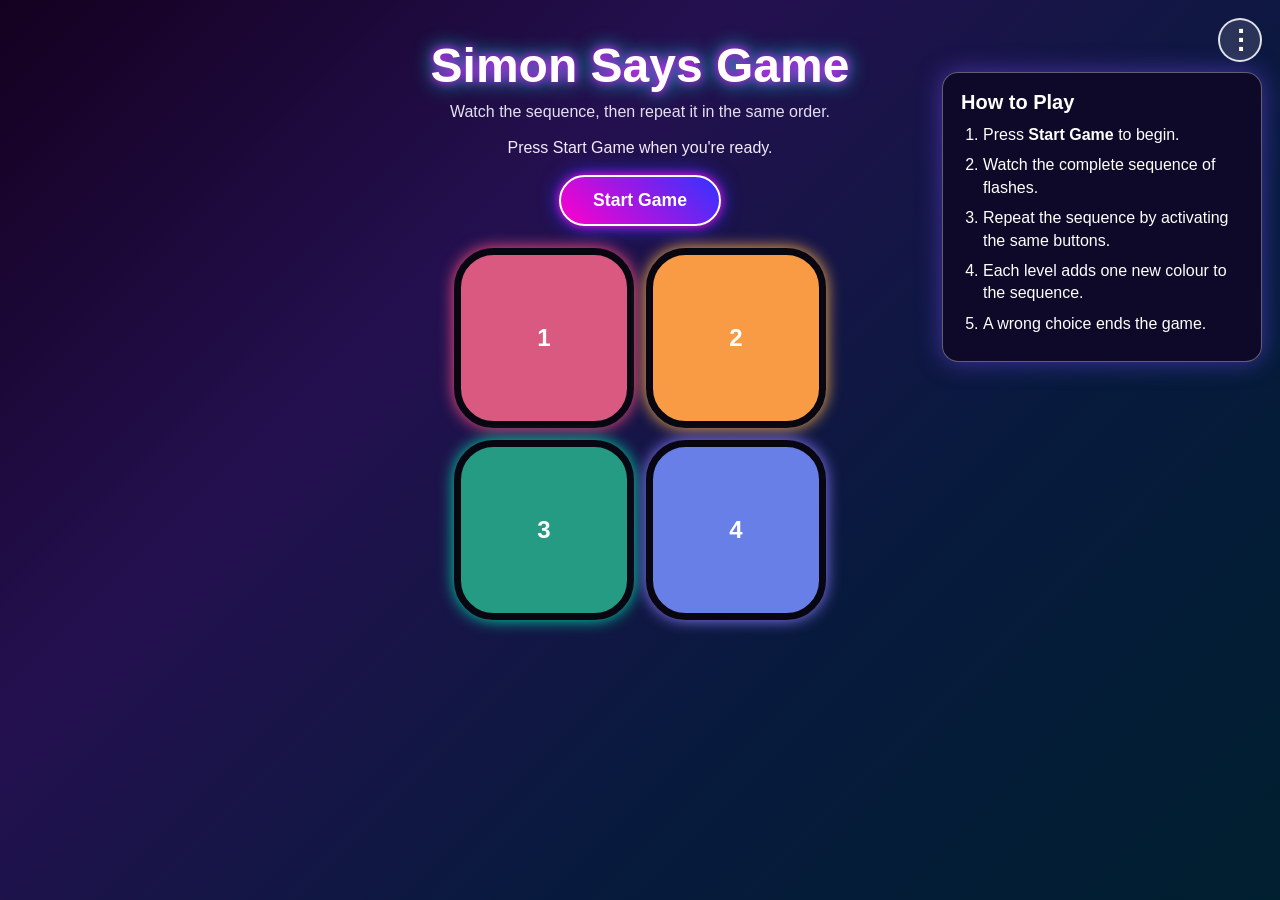
<file: index.html>
<!DOCTYPE html>
<html lang="en">
<head>
    <meta charset="UTF-8">
    <meta name="viewport" content="width=device-width, initial-scale=1.0">
    <meta name="description" content="Aman Kumar's Simon Says memory game. Watch the sequence and repeat it to reach the next level.">
    <title>Simon Says Game | Aman Kumar</title>
    <link rel="stylesheet" href="style2.css">
</head>
<body>
    <main class="game-shell">
        <header class="page-header">
            <h1>Simon Says Game</h1>
            <p class="intro">Watch the sequence, then repeat it in the same order.</p>
        </header>

        <button id="menuBtn" type="button" aria-label="Open game instructions"
                aria-controls="howToPlay" aria-expanded="false">⋮</button>

        <aside class="how-to-play" id="howToPlay" aria-hidden="true">
            <h2>How to Play</h2>
            <ol>
                <li>Press <strong>Start Game</strong> to begin.</li>
                <li>Watch the complete sequence of flashes.</li>
                <li>Repeat the sequence by activating the same buttons.</li>
                <li>Each level adds one new colour to the sequence.</li>
                <li>A wrong choice ends the game.</li>
            </ol>
        </aside>

        <section class="game-controls" aria-label="Game controls">
            <p id="gameStatus" class="game-status" aria-live="polite" aria-atomic="true">
                Press Start Game when you're ready.
            </p>
            <button id="startBtn" type="button">Start Game</button>
        </section>

        <section class="btn-container" aria-label="Simon Says game board">
            <div class="line-one">
                <button class="btn red" type="button" id="red" aria-label="Red game button">1</button>
                <button class="btn yellow" type="button" id="yellow" aria-label="Yellow game button">2</button>
            </div>
            <div class="line-two">
                <button class="btn green" type="button" id="green" aria-label="Green game button">3</button>
                <button class="btn purple" type="button" id="purple" aria-label="Purple game button">4</button>
            </div>
        </section>
    </main>
    <script src="simon.js"></script>
</body>
</html>
</file>
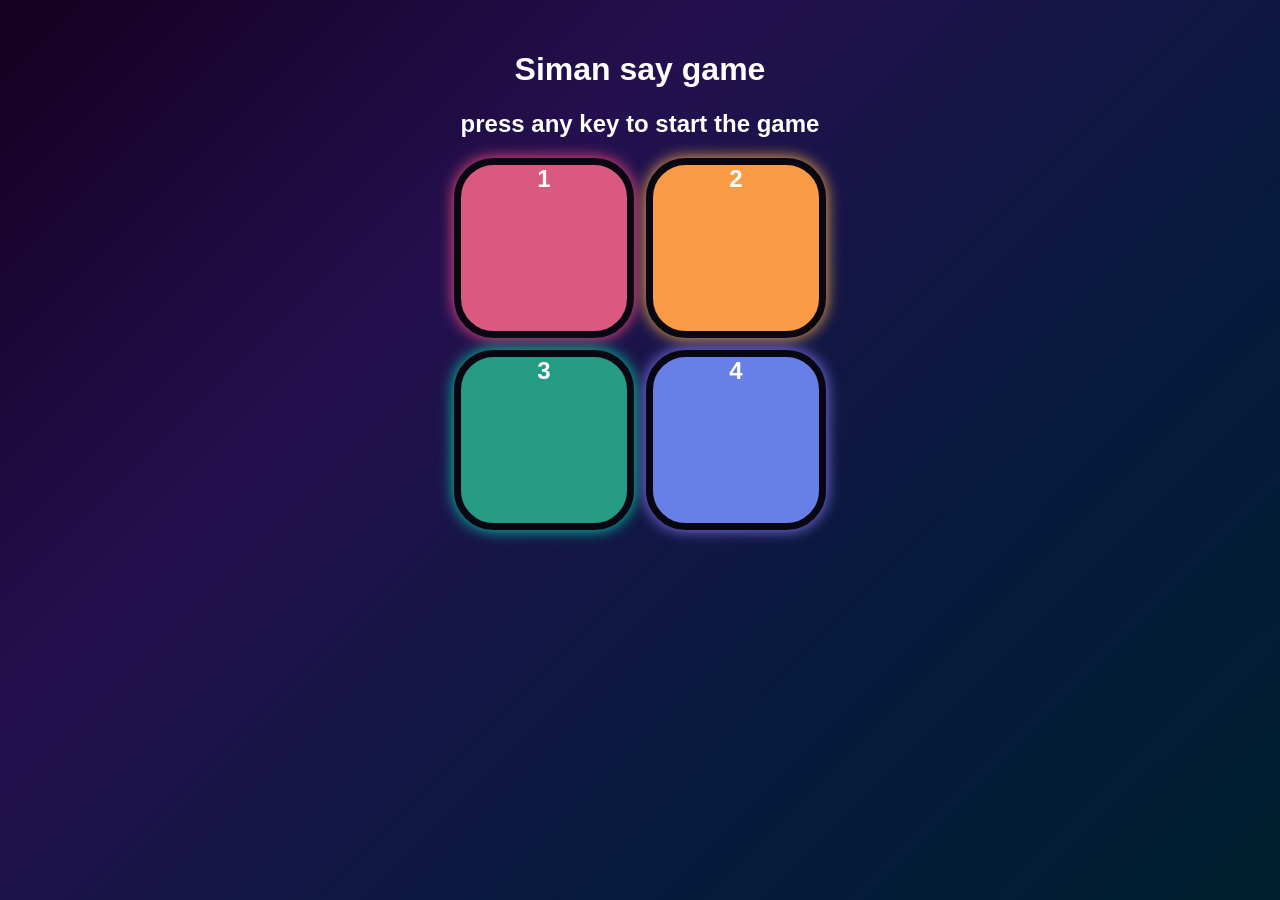
<file: simon.html>
<!DOCTYPE html>
<html lang="en">
<head>
    <meta charset="UTF-8">
    <meta name="viewport" content="width=device-width, initial-scale=1.0">
    <title>Document</title>
    <link rel="stylesheet" href="style2.css">
</head>
<body>
    <h1>Siman say game</h1>
    <h2>press any key to start the game</h2>
    <div class="btn-container">
        <div class="line-one"> 
            <div class="btn red" type=" button" id="red">1</div>
            <div class="btn yellow " type="button" id="yellow">2</div>
        </div>
        <div class="line-two">
            <div class="btn green" id="green">3</div>
            <div class="btn purple" id="purple">4</div>
        </div>
    </div>
    <script src="simon.js"></script>
</body>
</html>
</file>
<file: style2.css>
* {
    box-sizing: border-box;
}

:root {
    color-scheme: dark;
    font-family: Arial, sans-serif;
}

body {
    min-height: 100vh;
    margin: 0;
    padding: 30px 16px;
    background: linear-gradient(135deg, #14001f, #24104f, #071a3d, #001f2f);
    color: #fff;
    text-align: center;
}

.game-shell {
    width: min(100%, 900px);
    margin: 0 auto;
}

.page-header h1 {
    margin: 8px 0 10px;
    font-size: clamp(2rem, 6vw, 3rem);
    text-shadow: 0 0 10px #ff00ff, 0 0 20px #00ffff;
}

.intro {
    margin: 0 0 18px;
    color: #e4e0f2;
}

.game-controls {
    display: grid;
    justify-items: center;
    gap: 12px;
    margin: 18px auto 22px;
}

.game-status {
    min-height: 1.5em;
    margin: 0;
    color: #f2eaff;
}

#startBtn {
    padding: 13px 32px;
    border: 2px solid #fff;
    border-radius: 30px;
    background: linear-gradient(45deg, #ff00cc, #3333ff);
    color: #fff;
    font-size: 1.1rem;
    font-weight: 700;
    cursor: pointer;
    box-shadow: 0 0 10px #ff00cc, 0 0 20px #3333ff;
    transition: transform .2s ease, box-shadow .2s ease;
}

#startBtn:hover {
    transform: translateY(-2px);
    box-shadow: 0 0 20px #ff00cc, 0 0 35px #3333ff;
}

#startBtn:active {
    transform: scale(.97);
}

.btn-container {
    display: grid;
    justify-content: center;
    gap: 12px;
}

.line-one,
.line-two {
    display: flex;
    justify-content: center;
    gap: 12px;
}

.btn {
    width: clamp(112px, 25vw, 180px);
    aspect-ratio: 1;
    border: 7px solid #080711;
    border-radius: 22%;
    color: #fff;
    font-size: 1.5rem;
    font-weight: 700;
    cursor: pointer;
    transition: filter .12s ease, transform .12s ease, box-shadow .12s ease;
}

.red {
    background: #d95980;
    box-shadow: 0 0 15px #ff4f81;
}

.yellow {
    background: #f99b45;
    box-shadow: 0 0 15px #ffb347;
}

.green {
    background: #269b83;
    box-shadow: 0 0 15px #00d9aa;
}

.purple {
    background: #687fe8;
    box-shadow: 0 0 15px #8a7cff;
}

.btn.flash,
.btn.userflash {
    filter: brightness(1.8);
    transform: scale(.96);
    box-shadow: 0 0 28px #fff;
}

button:focus-visible {
    outline: 3px solid #fff;
    outline-offset: 4px;
}

#menuBtn {
    position: fixed;
    top: 18px;
    right: 18px;
    z-index: 20;
    width: 44px;
    height: 44px;
    border: 2px solid rgba(255,255,255,.85);
    border-radius: 50%;
    background: rgba(255,255,255,.12);
    color: #fff;
    font-size: 1.7rem;
    font-weight: 700;
    cursor: pointer;
}

.how-to-play {
    position: fixed;
    top: 72px;
    right: 18px;
    z-index: 19;
    width: min(320px, calc(100vw - 36px));
    padding: 18px;
    border: 1px solid rgba(255,255,255,.35);
    border-radius: 16px;
    background: rgba(15,10,40,.97);
    box-shadow: 0 0 25px rgba(120,80,255,.5);
    text-align: left;
}

.how-to-play[hidden] {
    display: none;
}

.how-to-play h2 {
    margin: 0 0 10px;
    font-size: 1.25rem;
}

.how-to-play ol {
    margin: 0;
    padding-left: 22px;
}

.how-to-play li {
    margin: 8px 0;
    line-height: 1.4;
}

@media (max-width: 600px) {
    body {
        padding: 20px 12px;
    }

    .page-header {
        padding: 0 36px;
    }

    .intro {
        font-size: .95rem;
    }

    .btn-container {
        gap: 8px;
    }

    .line-one,
    .line-two {
        gap: 8px;
    }

    .btn {
        width: min(39vw, 140px);
        border-width: 6px;
    }

    #menuBtn {
        top: 10px;
        right: 10px;
    }

    .how-to-play {
        top: 62px;
        right: 10px;
        width: min(320px, calc(100vw - 20px));
    }
}

@media (prefers-reduced-motion: reduce) {
    *, *::before, *::after {
        scroll-behavior: auto !important;
        transition-duration: .01ms !important;
        animation-duration: .01ms !important;
    }
}
</file>
